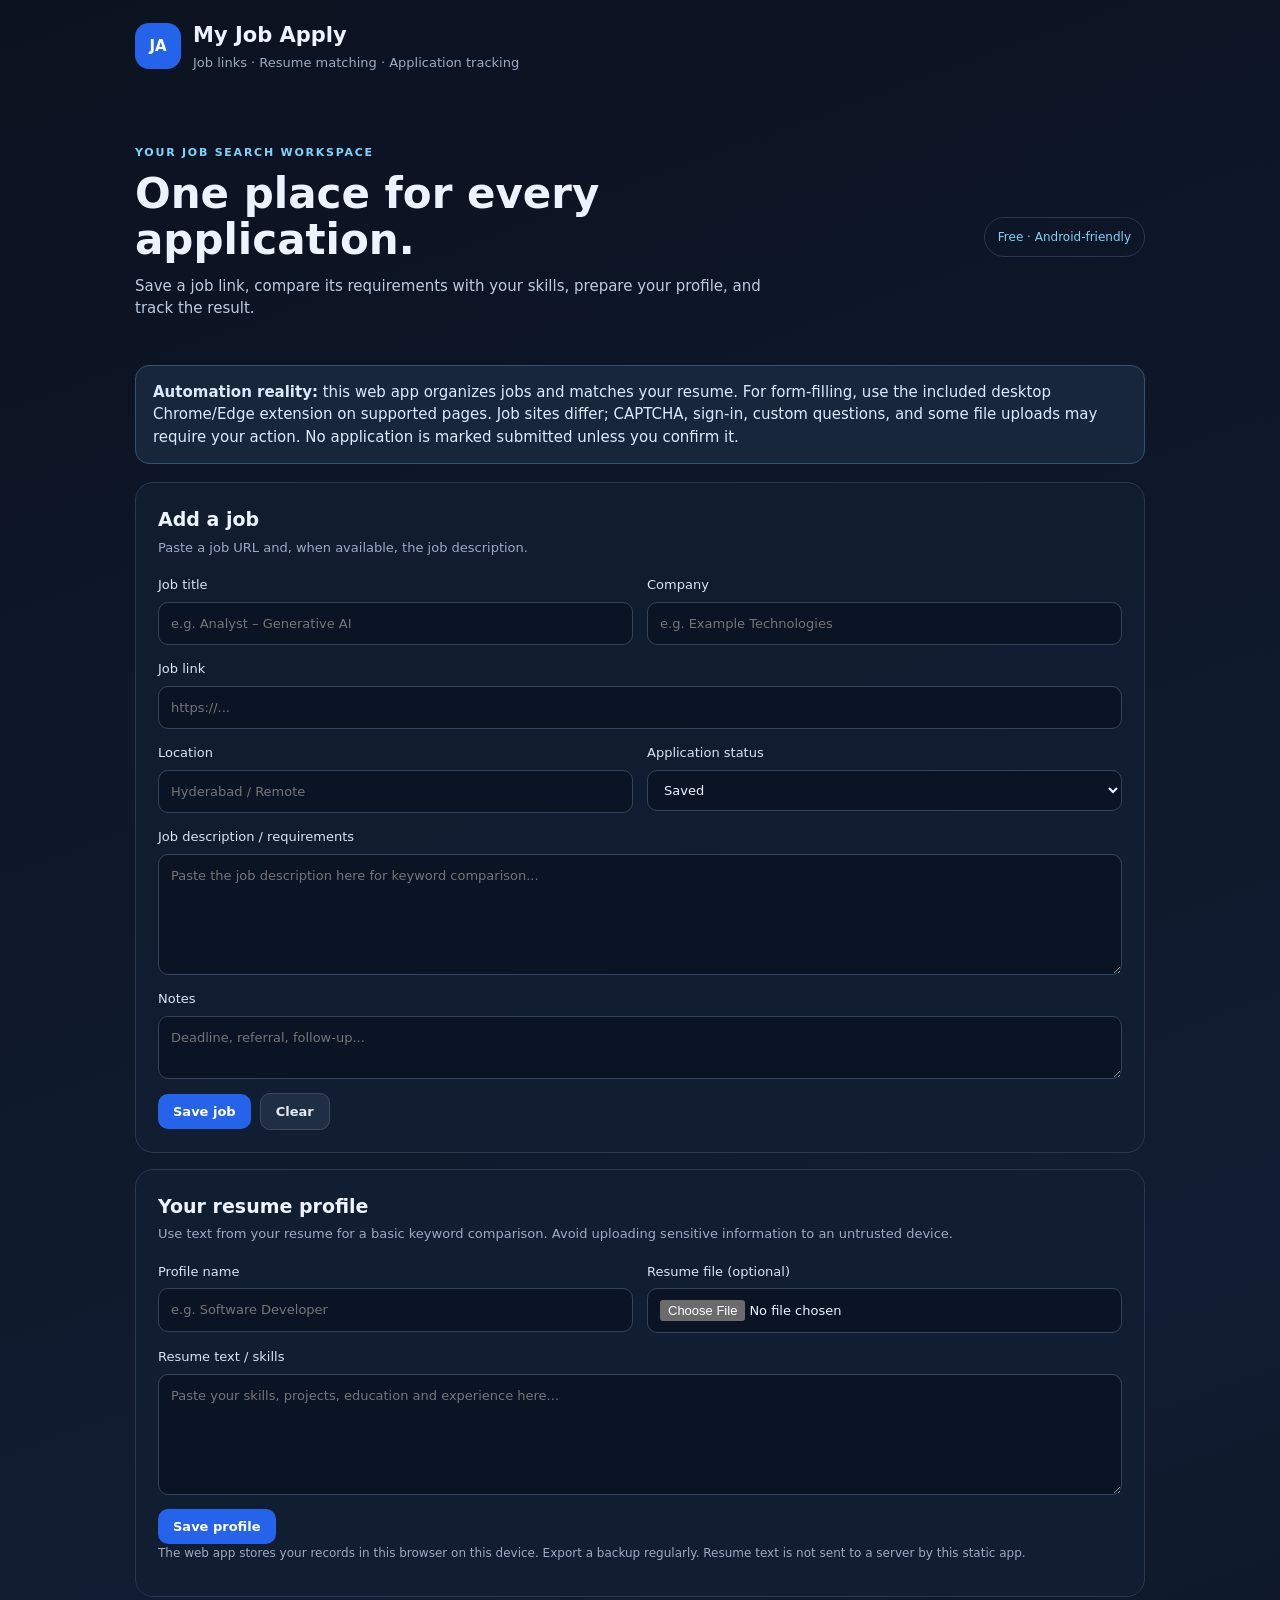
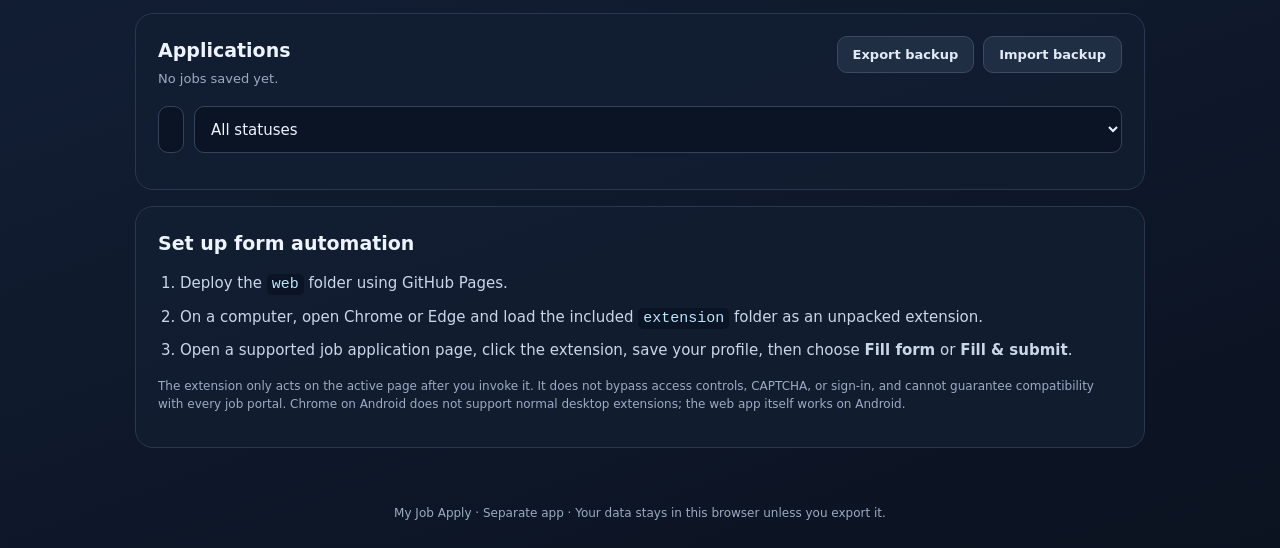
<file: index.html>
<!doctype html>
<html lang="en">
<head>
<meta charset="utf-8"><meta name="viewport" content="width=device-width,initial-scale=1">
<meta name="theme-color" content="#101827"><link rel="manifest" href="manifest.webmanifest">
<title>My Job Apply</title><link rel="stylesheet" href="styles.css">
</head>
<body>
<header><div class="brand"><div class="logo">JA</div><div><h1>My Job Apply</h1><p>Job links · Resume matching · Application tracking</p></div></div><button id="installBtn" class="secondary hidden">Install app</button></header>
<main>
<section class="hero"><div><span class="eyebrow">YOUR JOB SEARCH WORKSPACE</span><h2>One place for every application.</h2><p>Save a job link, compare its requirements with your skills, prepare your profile, and track the result.</p></div><div class="hero-chip">Free · Android-friendly</div></section>
<div class="notice"><b>Automation reality:</b> this web app organizes jobs and matches your resume. For form-filling, use the included desktop Chrome/Edge extension on supported pages. Job sites differ; CAPTCHA, sign-in, custom questions, and some file uploads may require your action. No application is marked submitted unless you confirm it.</div>
<section class="panel">
<div class="section-title"><div><h2>Add a job</h2><p>Paste a job URL and, when available, the job description.</p></div></div>
<form id="jobForm" class="grid-form">
<label>Job title<input id="title" required placeholder="e.g. Analyst – Generative AI"></label>
<label>Company<input id="company" required placeholder="e.g. Example Technologies"></label>
<label class="wide">Job link<input id="url" type="url" required placeholder="https://..."></label>
<label>Location<input id="location" placeholder="Hyderabad / Remote"></label>
<label>Application status<select id="status"><option>Saved</option><option>Ready</option><option>Applied</option><option>Interview</option><option>Rejected</option></select></label>
<label class="wide">Job description / requirements<textarea id="description" rows="5" placeholder="Paste the job description here for keyword comparison..."></textarea></label>
<label class="wide">Notes<textarea id="notes" rows="2" placeholder="Deadline, referral, follow-up..."></textarea></label>
<div class="wide actions"><button type="submit">Save job</button><button type="button" id="clearForm" class="secondary">Clear</button></div>
</form>
</section>
<section class="panel">
<div class="section-title"><div><h2>Your resume profile</h2><p>Use text from your resume for a basic keyword comparison. Avoid uploading sensitive information to an untrusted device.</p></div></div>
<form id="profileForm" class="grid-form">
<label>Profile name<input id="profileName" placeholder="e.g. Software Developer"></label>
<label>Resume file (optional)<input id="resumeFile" type="file" accept=".pdf,.doc,.docx"></label>
<label class="wide">Resume text / skills<textarea id="resumeText" rows="5" placeholder="Paste your skills, projects, education and experience here..."></textarea></label>
<div class="wide actions"><button type="submit">Save profile</button><span id="resumeLabel" class="muted"></span></div>
</form>
<p class="muted small">The web app stores your records in this browser on this device. Export a backup regularly. Resume text is not sent to a server by this static app.</p>
</section>
<section class="panel">
<div class="section-title row-title"><div><h2>Applications</h2><p id="summary">No jobs saved yet.</p></div><div class="actions"><button id="exportBtn" class="secondary">Export backup</button><label class="file-button secondary">Import backup<input id="importFile" type="file" accept=".json"></label></div></div>
<div class="filters"><input id="search" placeholder="Search jobs or companies..."><select id="filter"><option value="All">All statuses</option><option>Saved</option><option>Ready</option><option>Applied</option><option>Interview</option><option>Rejected</option></select></div>
<div id="jobs" class="jobs"></div>
</section>
<section class="panel">
<h2>Set up form automation</h2>
<ol class="steps"><li>Deploy the <code>web</code> folder using GitHub Pages.</li><li>On a computer, open Chrome or Edge and load the included <code>extension</code> folder as an unpacked extension.</li><li>Open a supported job application page, click the extension, save your profile, then choose <b>Fill form</b> or <b>Fill &amp; submit</b>.</li></ol>
<p class="muted small">The extension only acts on the active page after you invoke it. It does not bypass access controls, CAPTCHA, or sign-in, and cannot guarantee compatibility with every job portal. Chrome on Android does not support normal desktop extensions; the web app itself works on Android.</p>
</section>
</main>
<footer>My Job Apply · Separate app · Your data stays in this browser unless you export it.</footer>
<script src="app.js"></script>
</body></html>
</file>
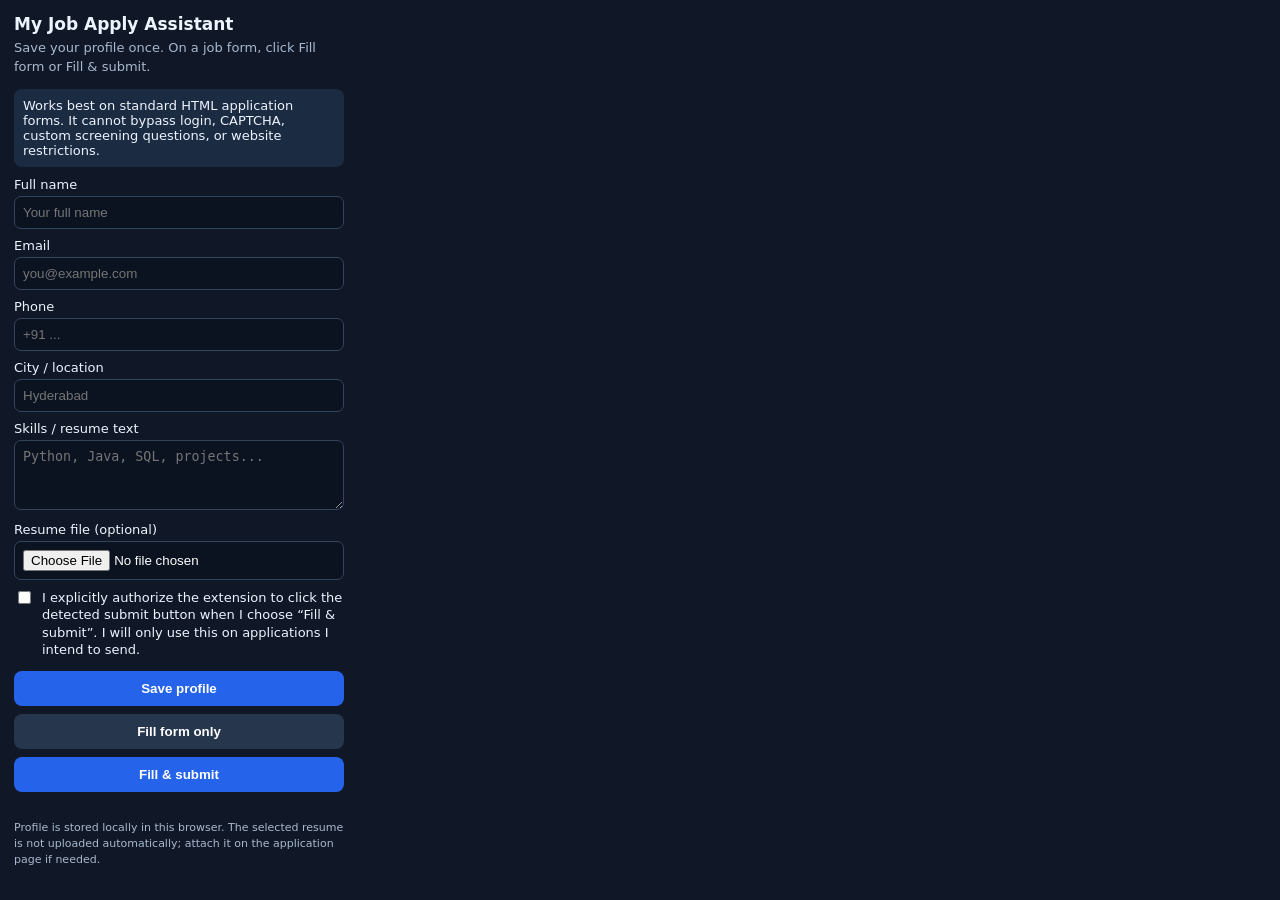
<file: popup.html>
<!doctype html><html><head><meta charset="utf-8"><meta name="viewport" content="width=device-width"><style>
body{font:13px system-ui;width:330px;background:#101827;color:#edf3ff;padding:14px;margin:0}h1{font-size:17px;margin:0 0 5px}p{color:#a9b8ce;margin:0 0 12px;line-height:1.45}.hint{background:#1b2b41;padding:9px;border-radius:8px;margin-bottom:10px}label{display:block;margin:9px 0 4px}input,textarea{width:100%;box-sizing:border-box;background:#0b1220;border:1px solid #35445d;border-radius:7px;color:#fff;padding:8px}textarea{height:70px;resize:vertical}button{background:#2563eb;color:#fff;border:0;padding:10px;border-radius:8px;width:100%;font-weight:700;margin-top:8px;cursor:pointer}.secondary{background:#26364d}.check{display:flex;gap:8px;align-items:flex-start;line-height:1.35}.check input{width:auto;margin-top:2px}.status{margin-top:10px;min-height:18px;color:#a7f3d0;overflow-wrap:anywhere}.small{font-size:11px}
</style></head><body><h1>My Job Apply Assistant</h1><p>Save your profile once. On a job form, click Fill form or Fill &amp; submit.</p><div class="hint">Works best on standard HTML application forms. It cannot bypass login, CAPTCHA, custom screening questions, or website restrictions.</div>
<label for="name">Full name</label><input id="name" placeholder="Your full name">
<label for="email">Email</label><input id="email" type="email" placeholder="you@example.com">
<label for="phone">Phone</label><input id="phone" placeholder="+91 ...">
<label for="city">City / location</label><input id="city" placeholder="Hyderabad">
<label for="skills">Skills / resume text</label><textarea id="skills" placeholder="Python, Java, SQL, projects..."></textarea>
<label for="resume">Resume file (optional)</label><input id="resume" type="file" accept=".pdf,.doc,.docx">
<label class="check"><input id="confirmSubmit" type="checkbox"><span>I explicitly authorize the extension to click the detected submit button when I choose “Fill &amp; submit”. I will only use this on applications I intend to send.</span></label>
<button id="save">Save profile</button><button id="fill" class="secondary">Fill form only</button><button id="submit">Fill &amp; submit</button><div id="status" class="status"></div><p class="small">Profile is stored locally in this browser. The selected resume is not uploaded automatically; attach it on the application page if needed.</p><script src="popup.js"></script></body></html>
</file>
<file: styles.css>
:root{color-scheme:dark;--bg:#0b1220;--panel:#121d30;--line:#293750;--muted:#9babc4;--text:#edf3ff;--accent:#7dd3fc;--accent2:#2563eb}*{box-sizing:border-box}body{margin:0;background:linear-gradient(160deg,#0b1220,#111d32 65%,#0b1220);color:var(--text);font:15px/1.5 system-ui,-apple-system,Segoe UI,sans-serif}header,main,footer{max-width:1050px;margin:auto;padding:20px}header{display:flex;justify-content:space-between;align-items:center;gap:16px}.brand{display:flex;align-items:center;gap:12px}.logo{display:grid;place-items:center;background:#2563eb;color:white;width:46px;height:46px;border-radius:14px;font-weight:900}h1,h2,p{margin-top:0}h1{font-size:21px;margin-bottom:1px}header p,.section-title p,.brand p{color:var(--muted);margin:0;font-size:13px}.hero{display:flex;justify-content:space-between;align-items:center;gap:20px;padding:28px 0 22px}.hero h2{font-size:clamp(28px,5vw,42px);line-height:1.1;margin:8px 0 12px;max-width:650px}.hero p{color:#bdcbe0;max-width:650px}.eyebrow{color:var(--accent);font-size:11px;letter-spacing:.16em;font-weight:800}.hero-chip{white-space:nowrap;border:1px solid var(--line);padding:10px 13px;border-radius:999px;color:var(--accent);font-size:12px}.notice{background:#17263b;border:1px solid #35516e;border-radius:14px;padding:15px 17px;margin:8px 0 18px;color:#dbeafe}.panel{background:rgba(18,29,48,.94);border:1px solid var(--line);border-radius:18px;padding:22px;margin:16px 0}.section-title{display:flex;justify-content:space-between;align-items:center;gap:16px;margin-bottom:18px}.section-title h2,.panel>h2{font-size:19px;margin-bottom:4px}.grid-form{display:grid;grid-template-columns:1fr 1fr;gap:14px}.grid-form label{display:flex;flex-direction:column;gap:7px;font-size:13px;color:#d9e4f6}.wide{grid-column:1/-1}input,select,textarea{width:100%;background:#0b1424;border:1px solid #35445d;border-radius:10px;padding:11px 12px;color:var(--text);font:inherit;min-width:0}textarea{resize:vertical}input:focus,select:focus,textarea:focus{outline:2px solid #3b82f6;border-color:transparent}button,.file-button{border:0;border-radius:10px;padding:10px 15px;background:#2563eb;color:white;font:600 13px system-ui;cursor:pointer;display:inline-flex;align-items:center;justify-content:center}button:hover,.file-button:hover{filter:brightness(1.12)}button.secondary,.file-button.secondary{background:#202e43;color:#e2eaf8;border:1px solid #3b4a62}.actions{display:flex;gap:9px;align-items:center;flex-wrap:wrap}.file-button input{display:none}.muted{color:var(--muted)}.small{font-size:12px}.row-title{align-items:flex-start}.filters{display:flex;gap:10px;margin-bottom:14px}.filters input{flex:1}.jobs{display:grid;gap:12px}.job{border:1px solid #304058;background:#0e1829;border-radius:14px;padding:16px}.job-top{display:flex;justify-content:space-between;gap:12px}.job h3{margin:0 0 3px;font-size:17px}.job .meta{color:var(--muted);font-size:12px;margin-bottom:9px;overflow-wrap:anywhere}.pill{display:inline-flex;border:1px solid #38536f;color:#bae6fd;background:#122b42;padding:4px 8px;border-radius:999px;font-size:11px;white-space:nowrap;height:max-content}.match{color:#a7f3d0;font-size:12px;margin:8px 0}.job-actions{display:flex;gap:7px;flex-wrap:wrap;margin-top:12px}.job-actions button{padding:8px 10px;font-size:12px}.empty{padding:24px;text-align:center;border:1px dashed #3a4a62;border-radius:12px;color:var(--muted)}.steps{padding-left:22px;color:#c9d7ea}.steps li{margin:9px 0}code{background:#0b1424;padding:2px 5px;border-radius:5px;color:#bae6fd}footer{text-align:center;color:var(--muted);font-size:12px;padding-bottom:30px}.hidden{display:none!important}@media(max-width:650px){header,main,footer{padding:15px}.hero{display:block;padding-top:18px}.hero-chip{display:inline-flex;margin-top:4px}.panel{padding:16px}.grid-form{grid-template-columns:1fr}.wide{grid-column:auto}.section-title,.row-title{display:block}.row-title .actions{margin-top:14px}.filters{flex-direction:column}.job-top{display:block}.pill{margin-top:8px}.brand p{max-width:230px}}
</file>
